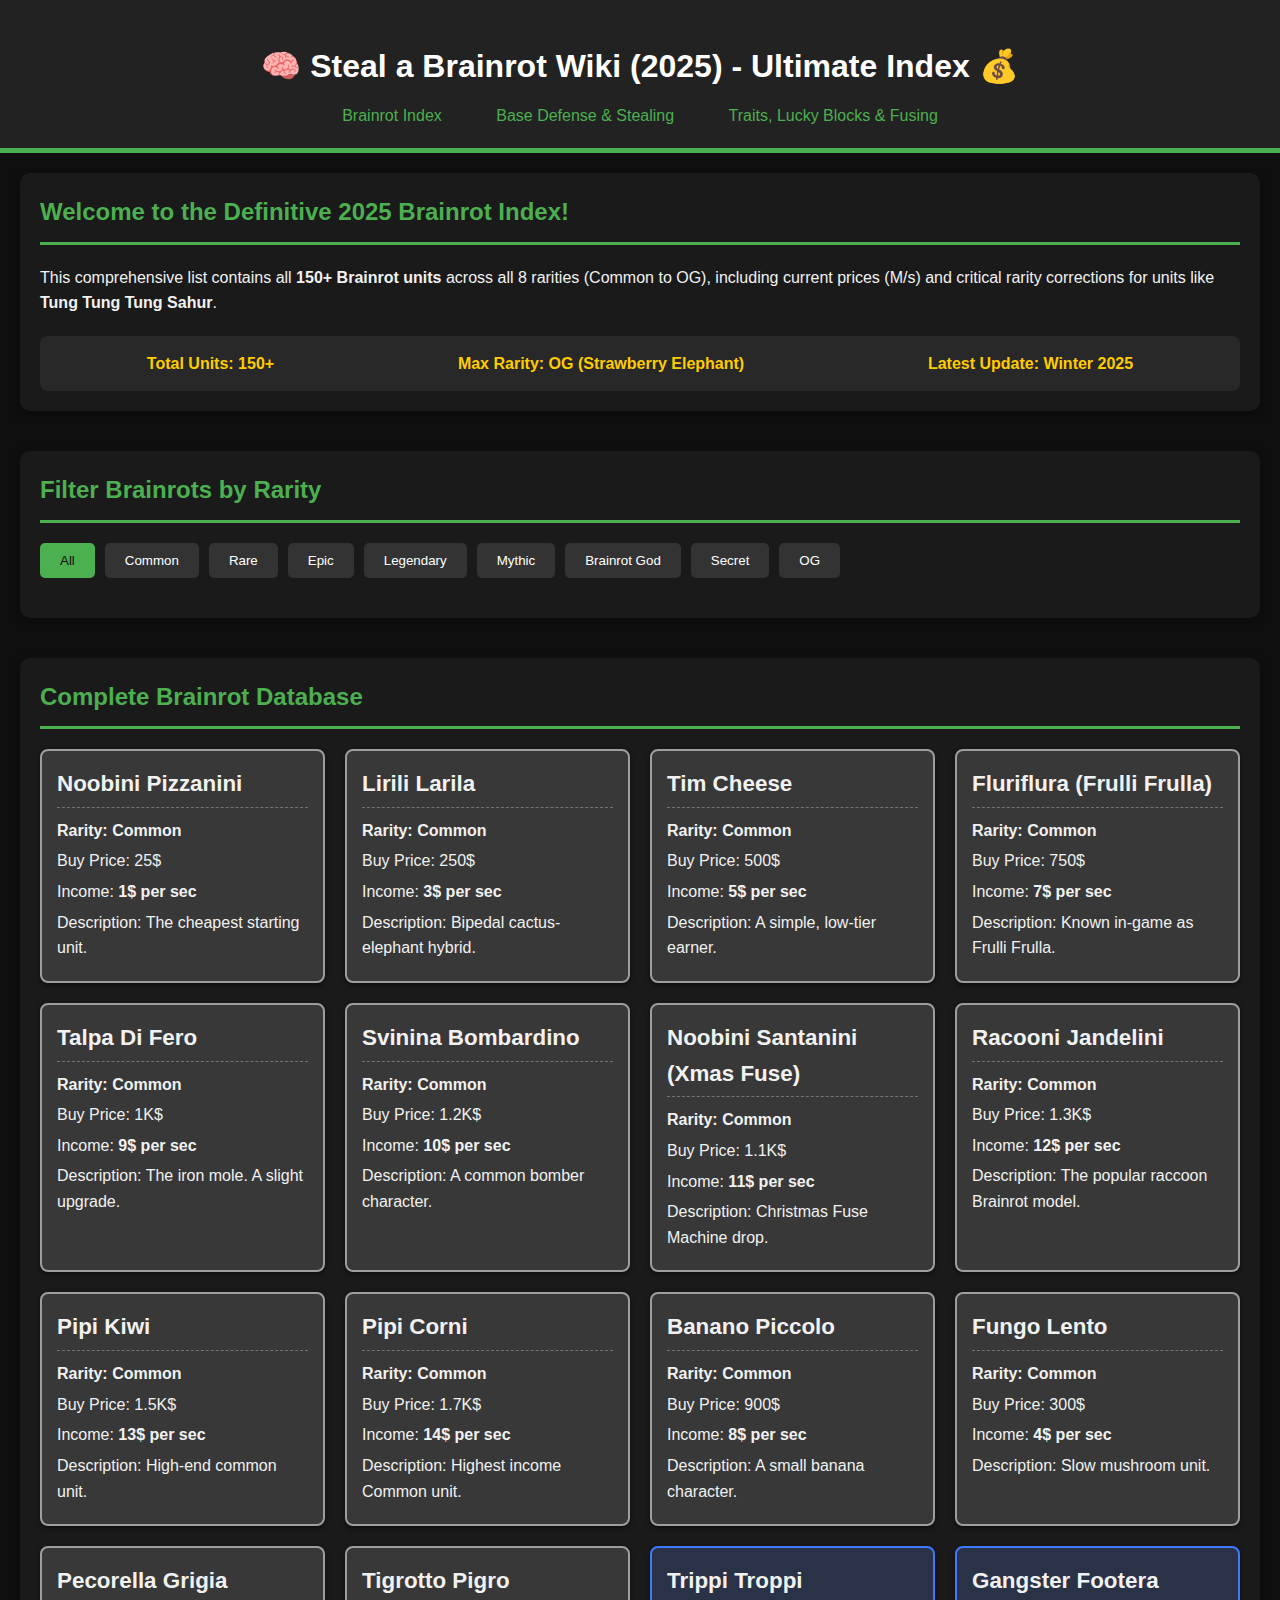
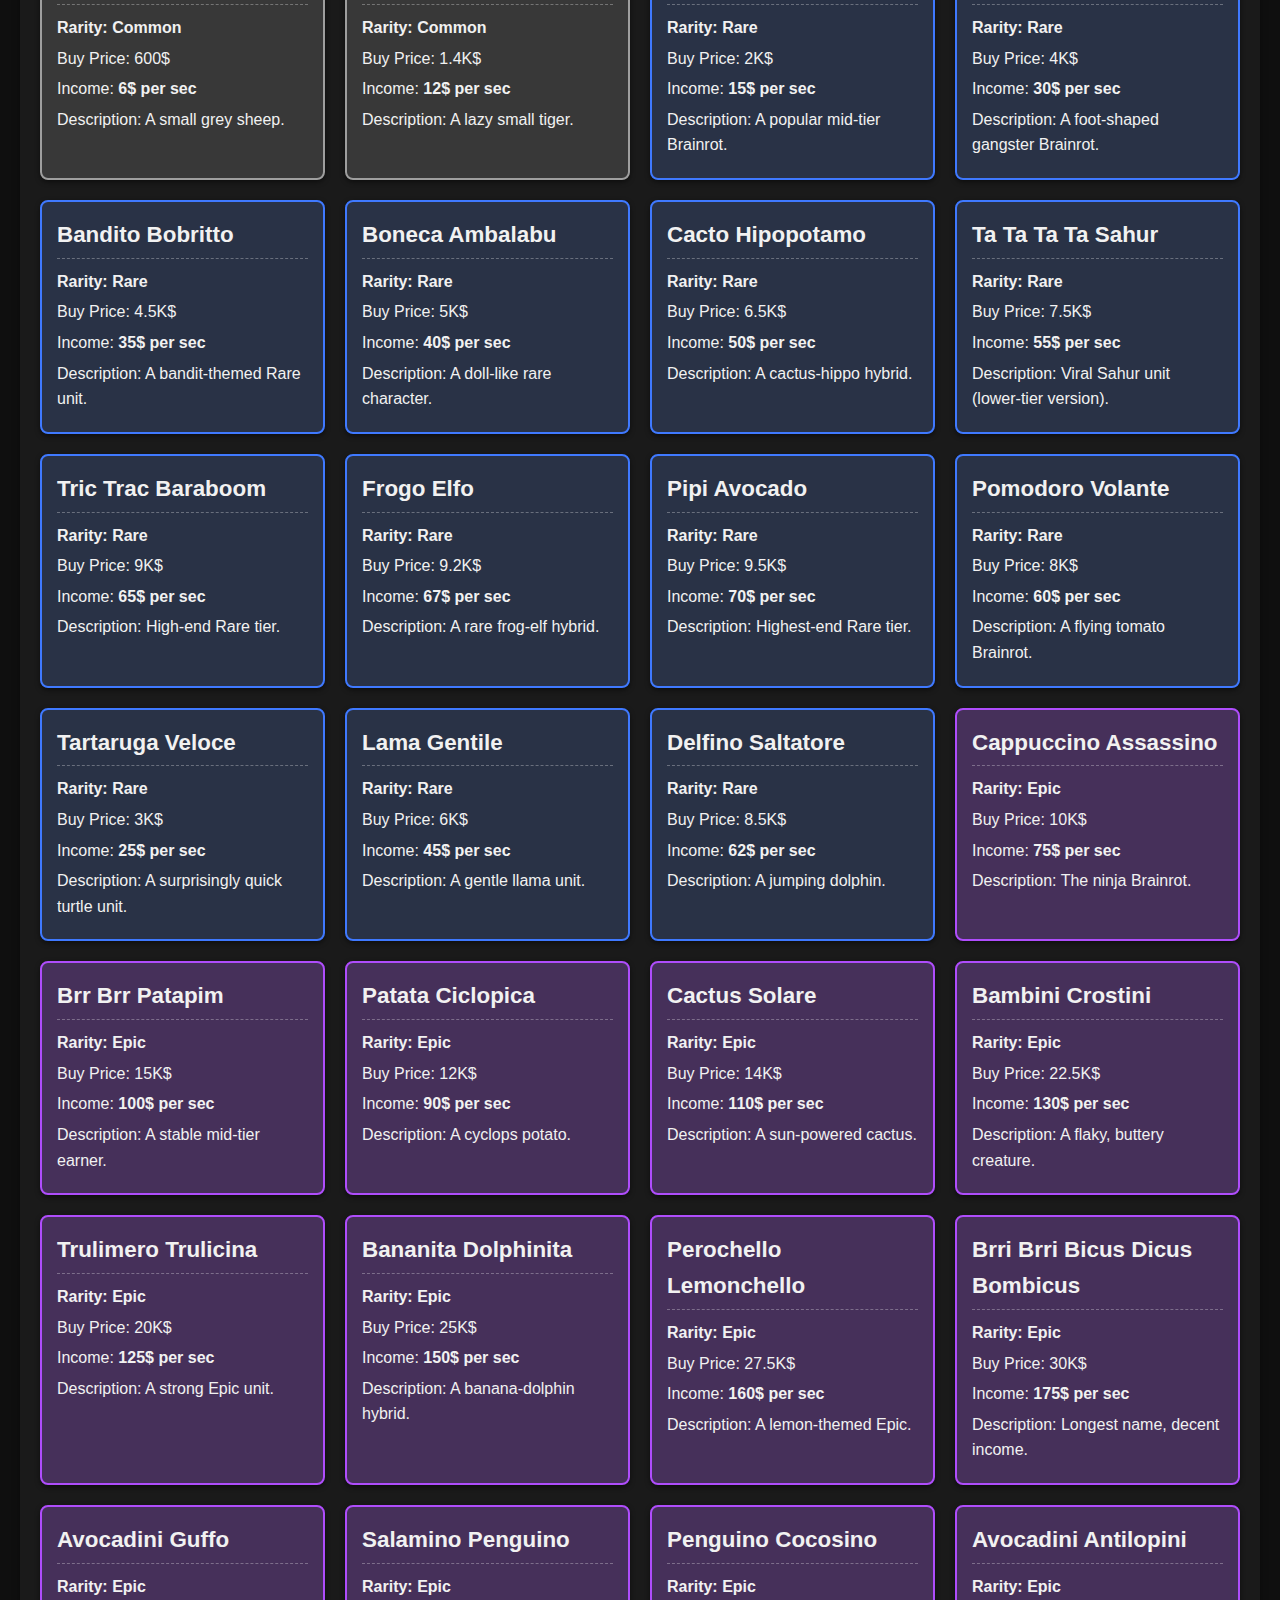
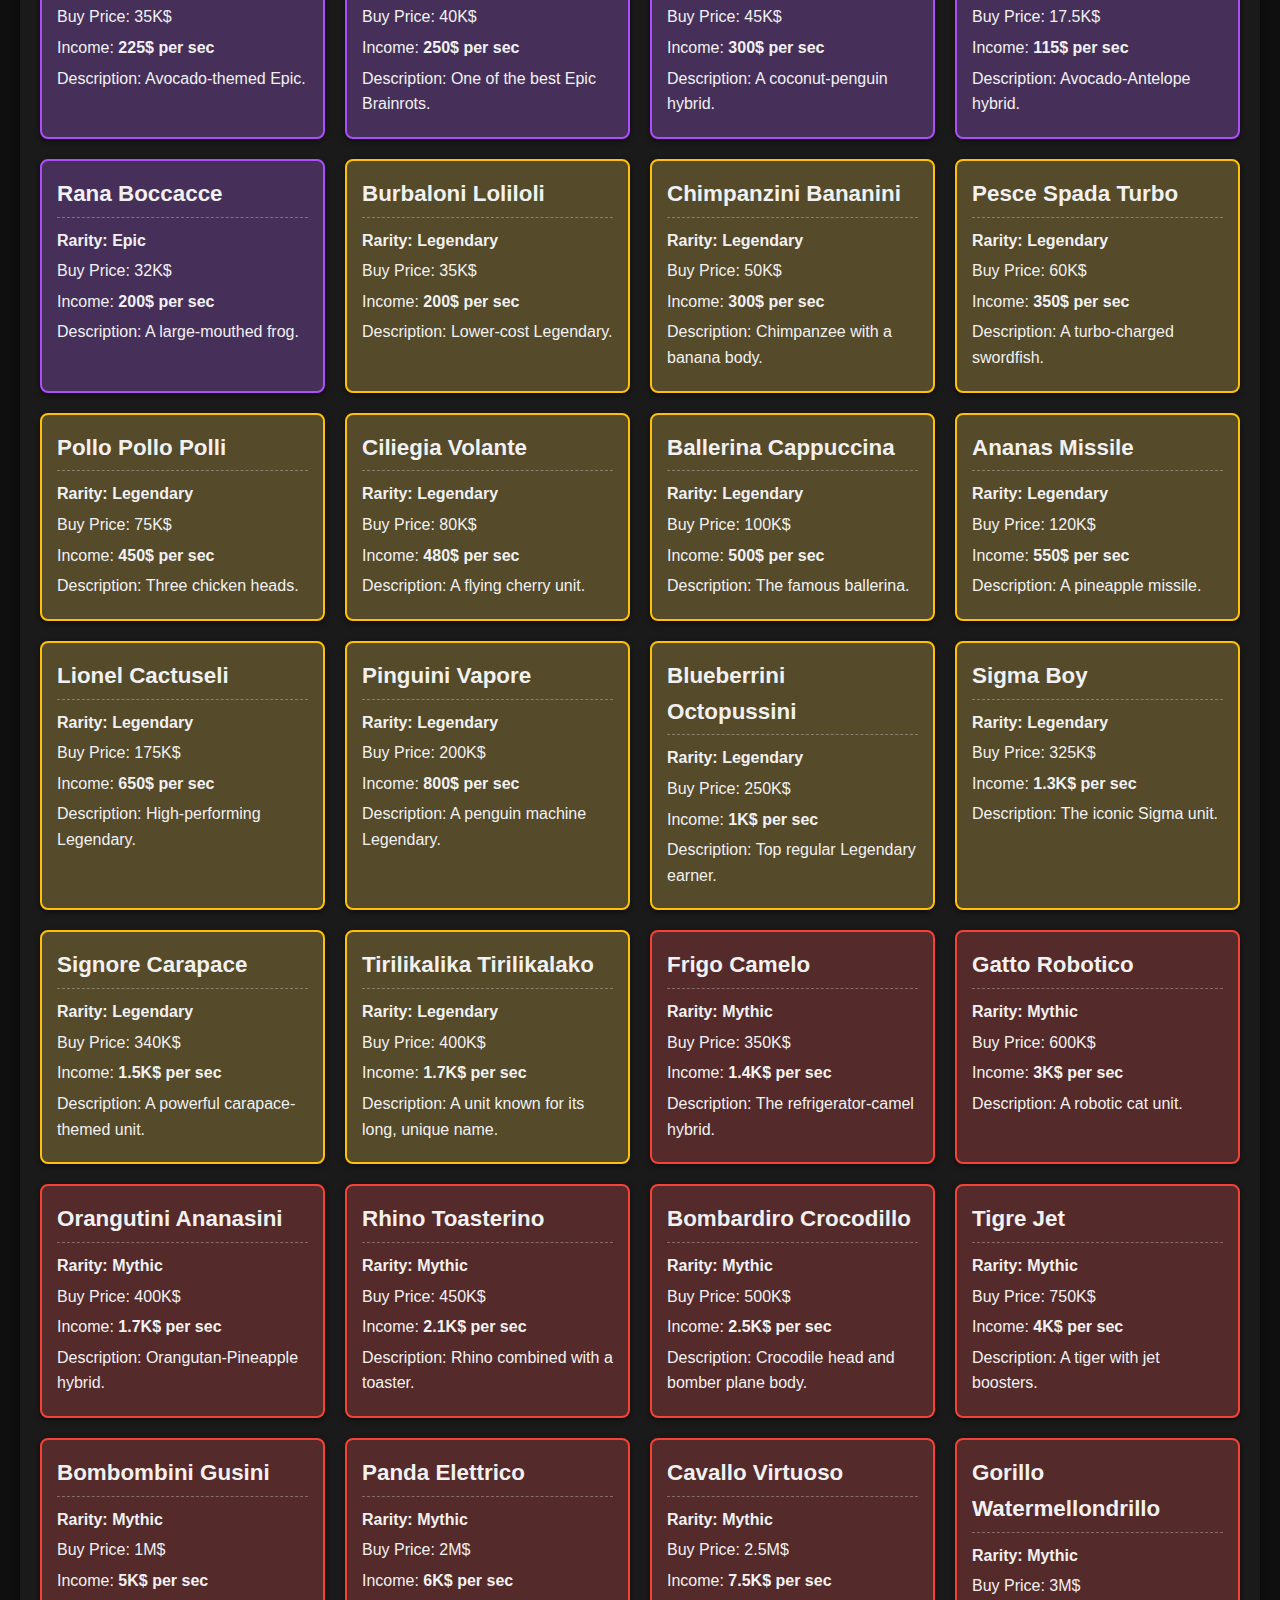
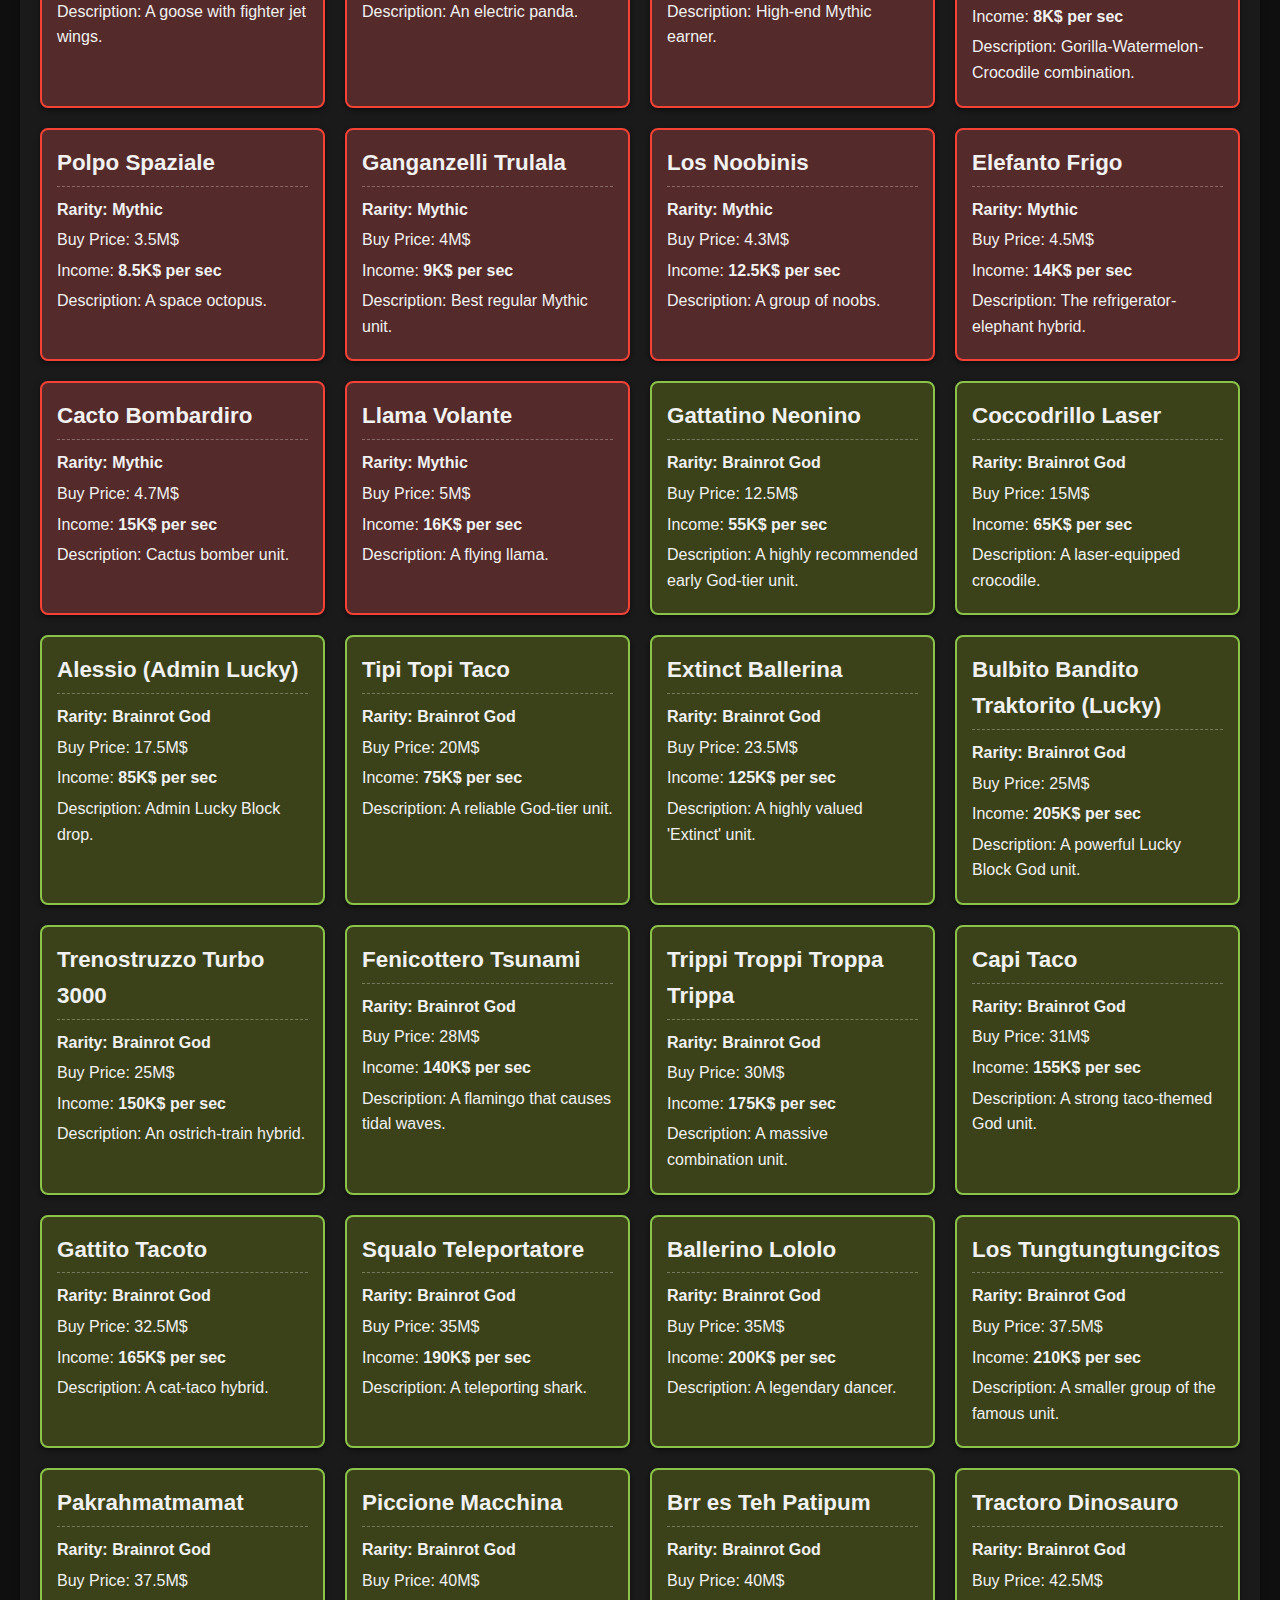
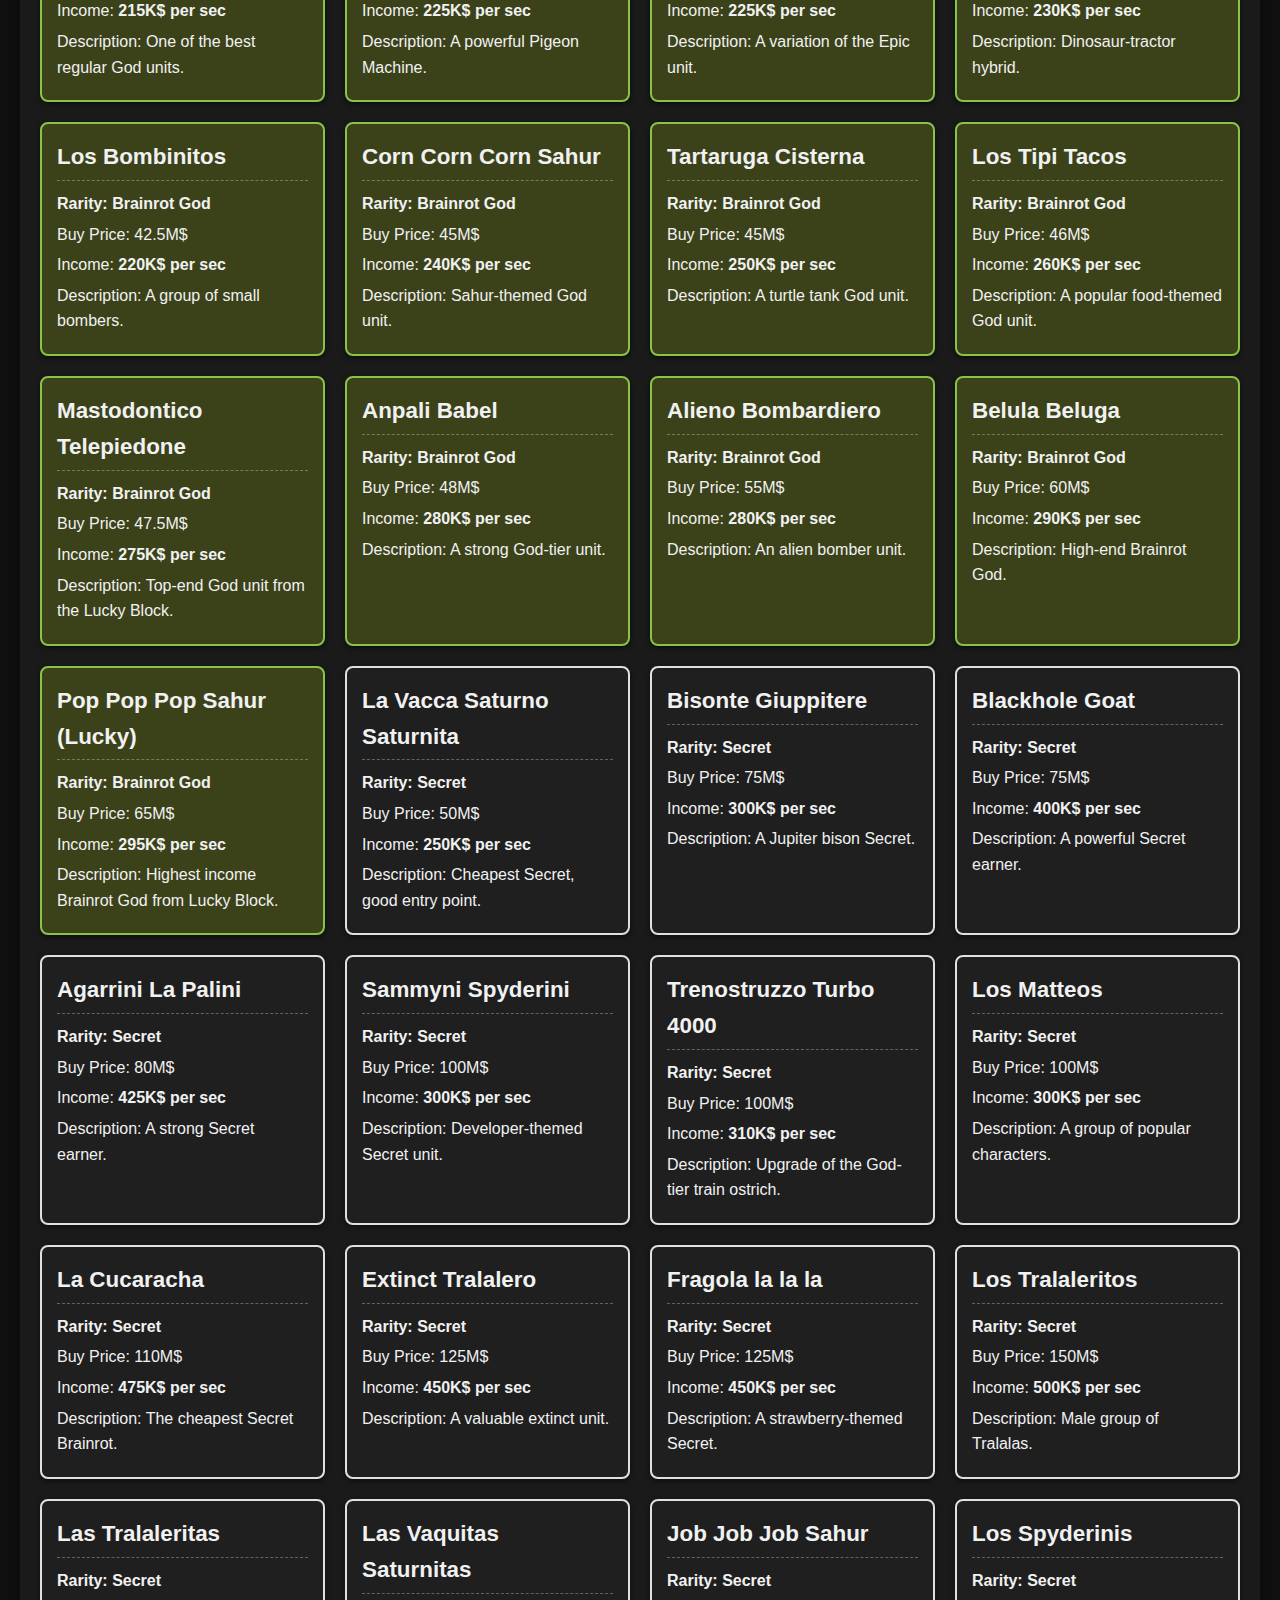
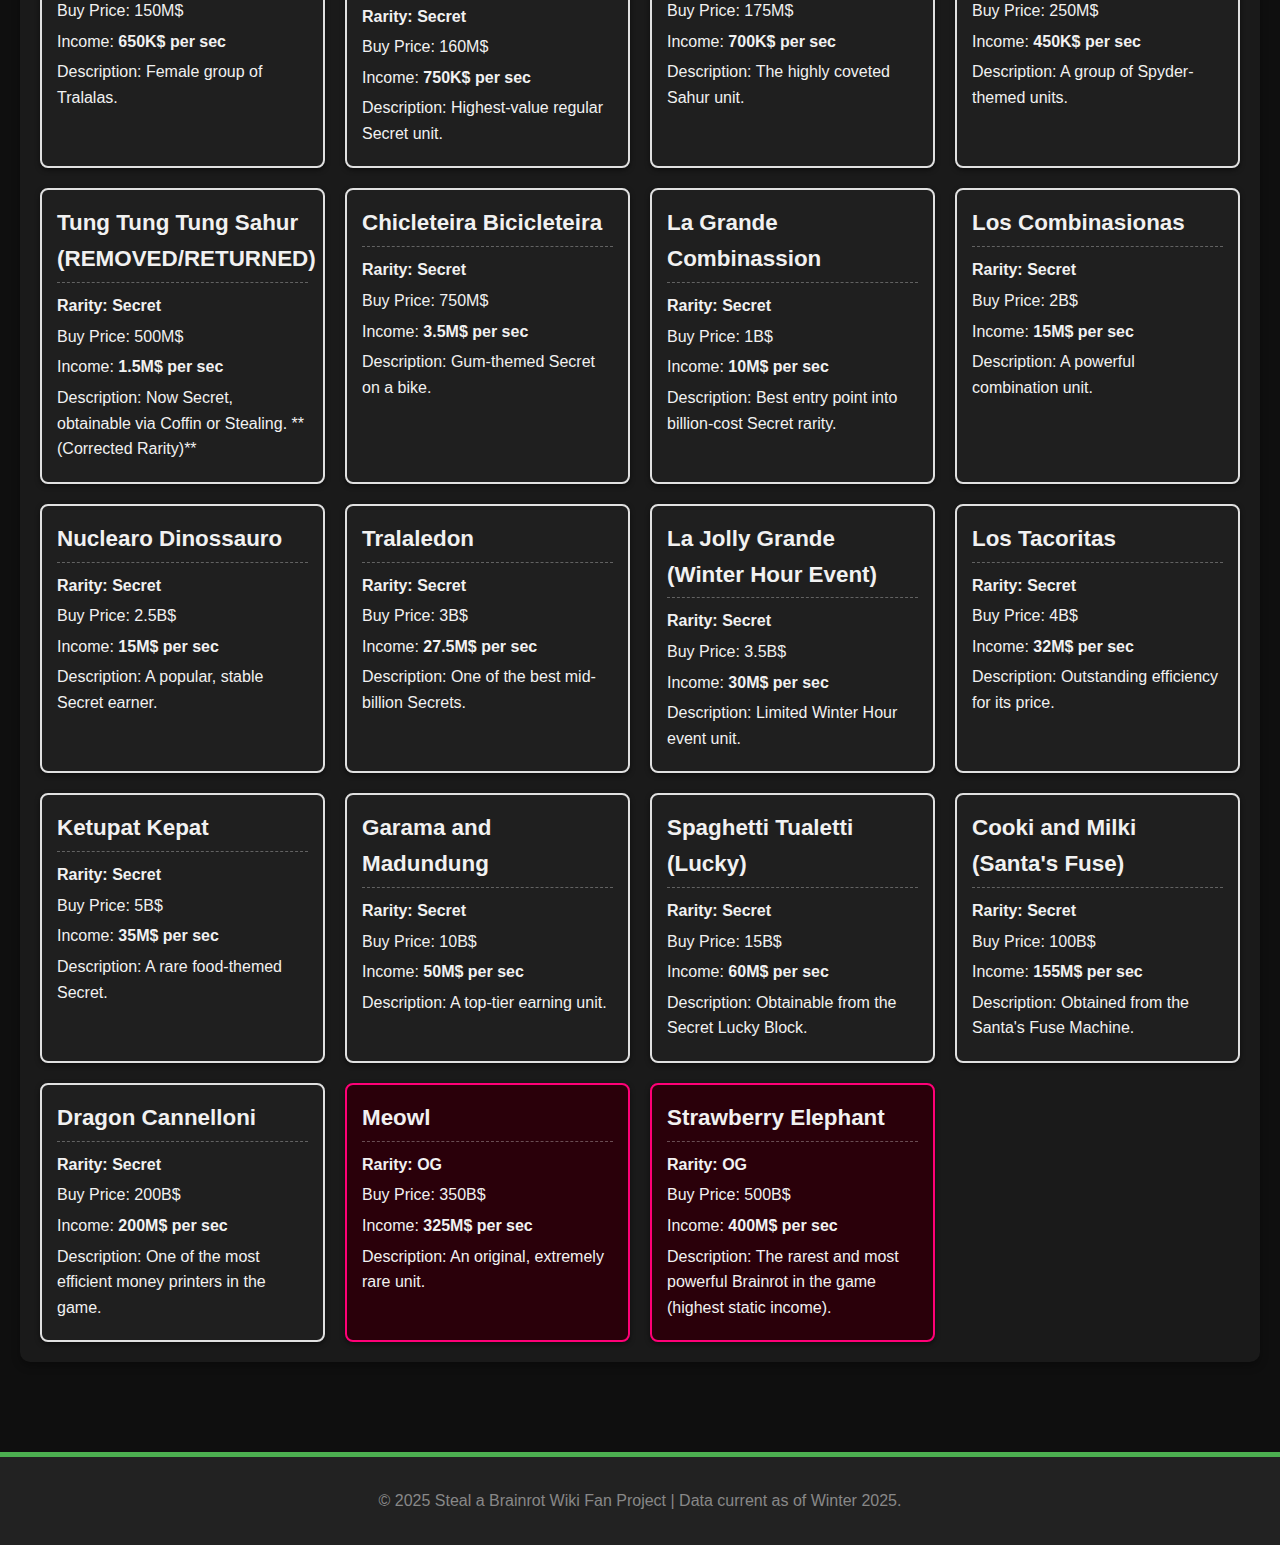
<file: index.html>
<!DOCTYPE html>
<html lang="en">
<head>
    <meta charset="UTF-8">
    <meta name="viewport" content="width=device-width, initial-scale=1.0">
    <title>Definitive Brainrot Index (2025) - Steal a Brainrot Wiki</title>
    <link rel="stylesheet" href="style.css">
    
    <script async src="https://pagead2.googlesyndication.com/pagead/js/adsbygoogle.js?client=ca-pub-3852853118538088" crossorigin="anonymous"></script>
    </head>
<body>

    <header>
        <h1>🧠 Steal a Brainrot Wiki (2025) - Ultimate Index 💰</h1>
        <nav>
            <a href="index.html">Brainrot Index</a>
            <a href="defense_strategies.html">Base Defense & Stealing</a>
            <a href="traits_and_fusing.html">Traits, Lucky Blocks & Fusing</a>
        </nav>
    </header>

    <main>
        
        <section id="wiki-intro">
            <h2>Welcome to the Definitive 2025 Brainrot Index!</h2>
            <p>This comprehensive list contains all <b>150+ Brainrot units</b> across all 8 rarities (Common to OG), including current prices (M/s) and critical rarity corrections for units like <b>Tung Tung Tung Sahur</b>.</p>
            <div class="stats-bar">
                <span class="stat-item">Total Units: 150+</span>
                <span class="stat-item">Max Rarity: OG (Strawberry Elephant)</span>
                <span class="stat-item">Latest Update: Winter 2025</span>
            </div>
        </section>

        <section id="brainrot-filters">
            <h2>Filter Brainrots by Rarity</h2>
            <div class="filter-buttons">
                <button onclick="filterBrainrots('all')" class="active">All</button>
                <button onclick="filterBrainrots('common')">Common</button>
                <button onclick="filterBrainrots('rare')">Rare</button>
                <button onclick="filterBrainrots('epic')">Epic</button>
                <button onclick="filterBrainrots('legendary')">Legendary</button>
                <button onclick="filterBrainrots('mythic')">Mythic</button>
                <button onclick="filterBrainrots('brainrotgod')">Brainrot God</button>
                <button onclick="filterBrainrots('secret')">Secret</button>
                <button onclick="filterBrainrots('og')">OG</button>
            </div>
        </section>

        <section id="brainrot-list-section">
            <h2>Complete Brainrot Database</h2>
            <div id="brainrot-list">
                </div>
        </section>

    </main>

    <footer>
        <p>&copy; 2025 Steal a Brainrot Wiki Fan Project | Data current as of Winter 2025.</p>
    </footer>

    <script src="script.js"></script>
</body>
</html>
</file>
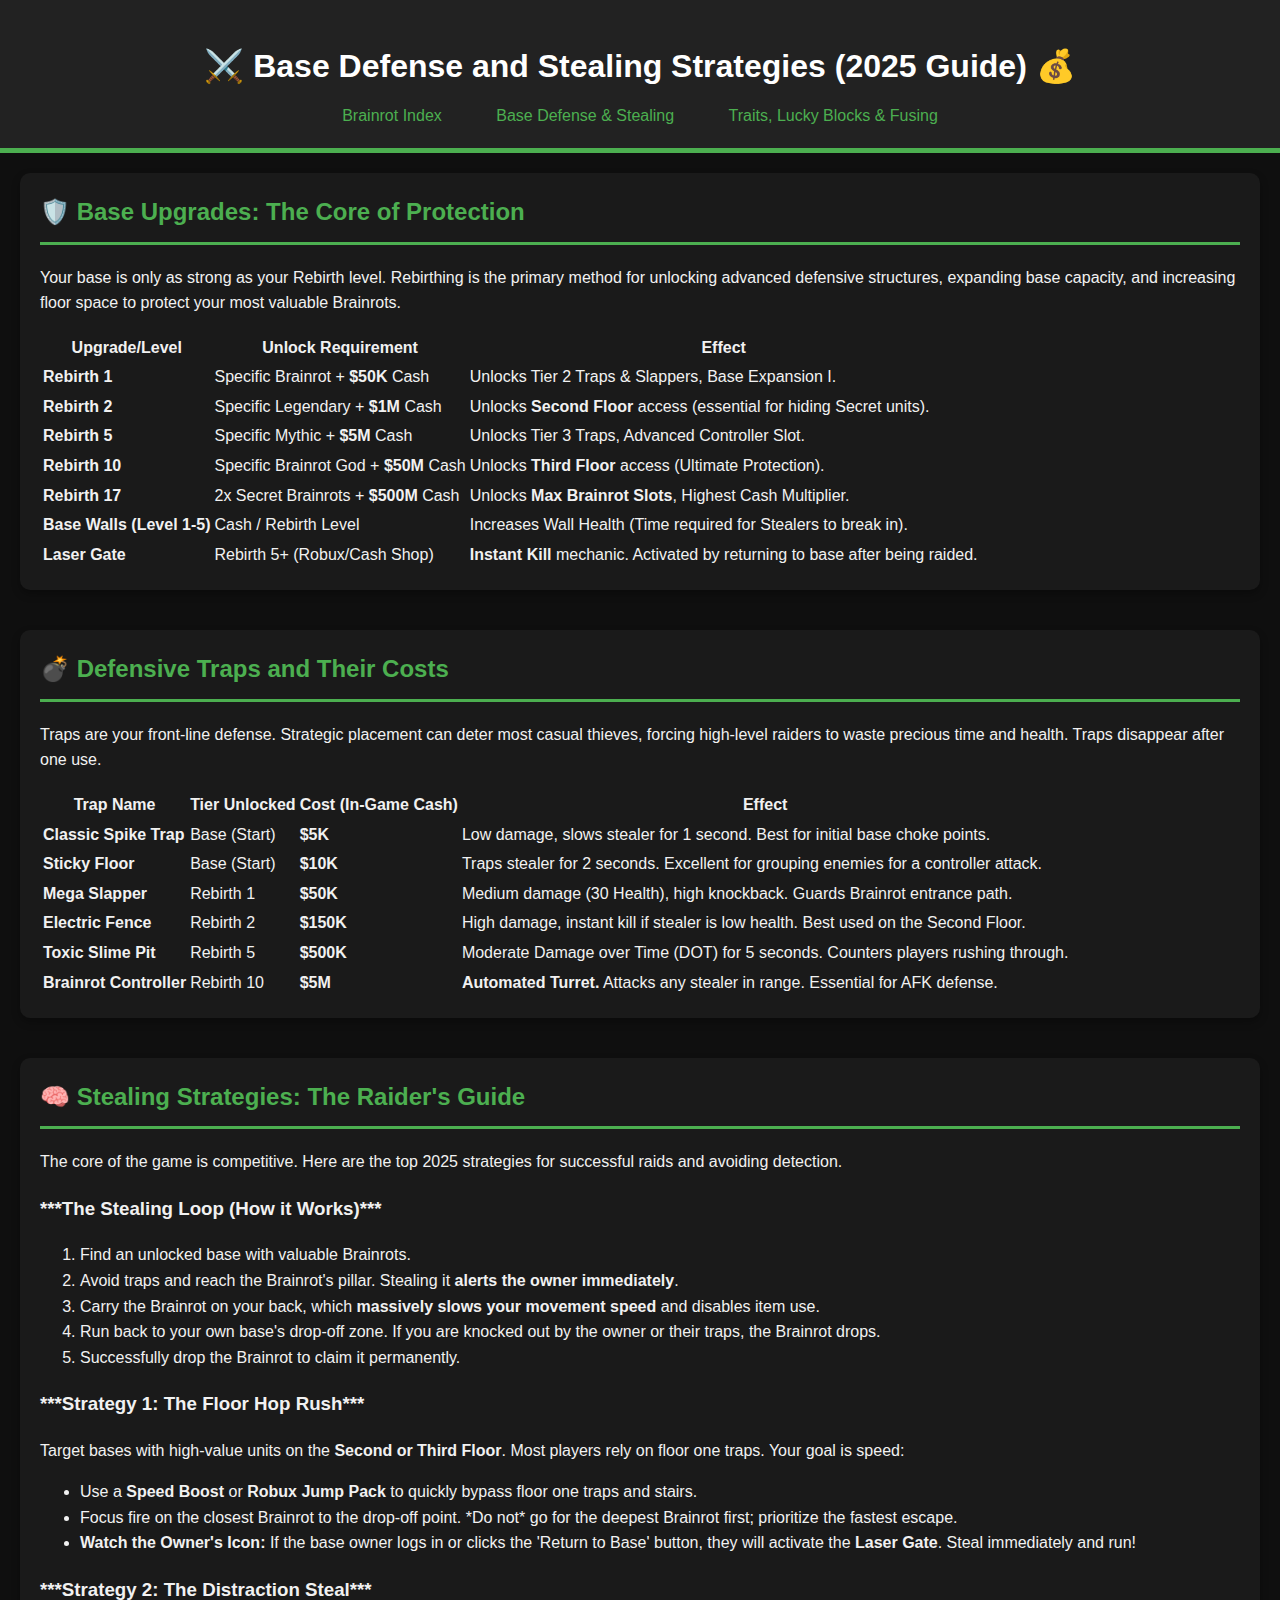
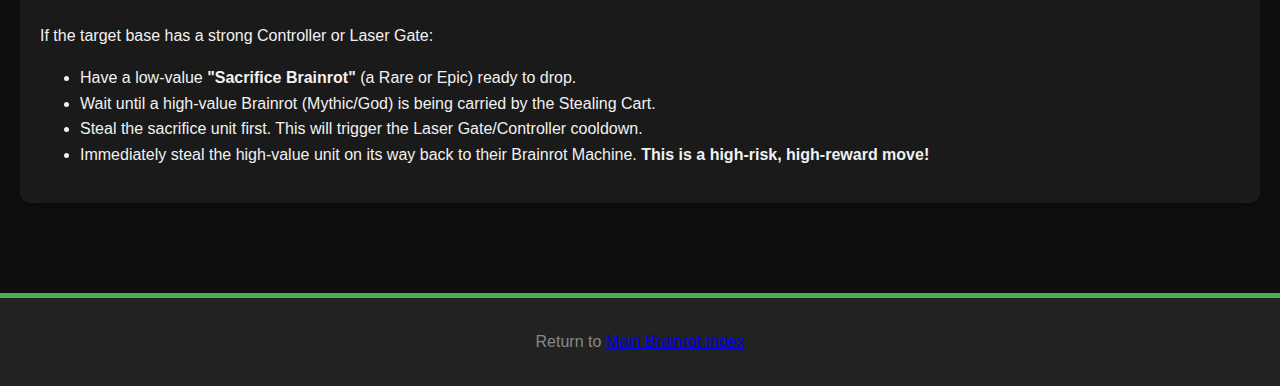
<file: defense_strategies.html>
<!DOCTYPE html>
<html lang="en">
<head>
    <meta charset="UTF-8">
    <meta name="viewport" content="width=device-width, initial-scale=1.0">
    <title>Base Defense & Stealing Strategies - Steal a Brainrot Wiki (2025)</title>
    <link rel="stylesheet" href="style.css">
    </head>
<body>

    <header>
        <h1>⚔️ Base Defense and Stealing Strategies (2025 Guide) 💰</h1>
        <nav>
            <a href="index.html">Brainrot Index</a>
            <a href="defense_strategies.html">Base Defense & Stealing</a>
            <a href="traits_and_fusing.html">Traits, Lucky Blocks & Fusing</a>
        </nav>
    </header>

    <main>
        
        <section>
            <h2>🛡️ Base Upgrades: The Core of Protection</h2>
            <p>Your base is only as strong as your Rebirth level. Rebirthing is the primary method for unlocking advanced defensive structures, expanding base capacity, and increasing floor space to protect your most valuable Brainrots.</p>

            <table id="rebirth-upgrades">
                <thead>
                    <tr>
                        <th>Upgrade/Level</th>
                        <th>Unlock Requirement</th>
                        <th>Effect</th>
                    </tr>
                </thead>
                <tbody>
                    <tr>
                        <td><b>Rebirth 1</b></td>
                        <td>Specific Brainrot + <b>$50K</b> Cash</td>
                        <td>Unlocks Tier 2 Traps & Slappers, Base Expansion I.</td>
                    </tr>
                    <tr>
                        <td><b>Rebirth 2</b></td>
                        <td>Specific Legendary + <b>$1M</b> Cash</td>
                        <td>Unlocks <b>Second Floor</b> access (essential for hiding Secret units).</td>
                    </tr>
                    <tr>
                        <td><b>Rebirth 5</b></td>
                        <td>Specific Mythic + <b>$5M</b> Cash</td>
                        <td>Unlocks Tier 3 Traps, Advanced Controller Slot.</td>
                    </tr>
                    <tr>
                        <td><b>Rebirth 10</b></td>
                        <td>Specific Brainrot God + <b>$50M</b> Cash</td>
                        <td>Unlocks <b>Third Floor</b> access (Ultimate Protection).</td>
                    </tr>
                    <tr>
                        <td><b>Rebirth 17</b></td>
                        <td>2x Secret Brainrots + <b>$500M</b> Cash</td>
                        <td>Unlocks <b>Max Brainrot Slots</b>, Highest Cash Multiplier.</td>
                    </tr>
                    <tr>
                        <td><b>Base Walls (Level 1-5)</b></td>
                        <td>Cash / Rebirth Level</td>
                        <td>Increases Wall Health (Time required for Stealers to break in).</td>
                    </tr>
                    <tr>
                        <td><b>Laser Gate</b></td>
                        <td>Rebirth 5+ (Robux/Cash Shop)</td>
                        <td><b>Instant Kill</b> mechanic. Activated by returning to base after being raided.</td>
                    </tr>
                </tbody>
            </table>
        </section>

        <section>
            <h2>💣 Defensive Traps and Their Costs</h2>
            <p>Traps are your front-line defense. Strategic placement can deter most casual thieves, forcing high-level raiders to waste precious time and health. Traps disappear after one use.</p>

            <table id="defensive-traps">
                <thead>
                    <tr>
                        <th>Trap Name</th>
                        <th>Tier Unlocked</th>
                        <th>Cost (In-Game Cash)</th>
                        <th>Effect</th>
                    </tr>
                </thead>
                <tbody>
                    <tr>
                        <td><b>Classic Spike Trap</b></td>
                        <td>Base (Start)</td>
                        <td><b>$5K</b></td>
                        <td>Low damage, slows stealer for 1 second. Best for initial base choke points.</td>
                    </tr>
                    <tr>
                        <td><b>Sticky Floor</b></td>
                        <td>Base (Start)</td>
                        <td><b>$10K</b></td>
                        <td>Traps stealer for 2 seconds. Excellent for grouping enemies for a controller attack.</td>
                    </tr>
                    <tr>
                        <td><b>Mega Slapper</b></td>
                        <td>Rebirth 1</td>
                        <td><b>$50K</b></td>
                        <td>Medium damage (30 Health), high knockback. Guards Brainrot entrance path.</td>
                    </tr>
                    <tr>
                        <td><b>Electric Fence</b></td>
                        <td>Rebirth 2</td>
                        <td><b>$150K</b></td>
                        <td>High damage, instant kill if stealer is low health. Best used on the Second Floor.</td>
                    </tr>
                    <tr>
                        <td><b>Toxic Slime Pit</b></td>
                        <td>Rebirth 5</td>
                        <td><b>$500K</b></td>
                        <td>Moderate Damage over Time (DOT) for 5 seconds. Counters players rushing through.</td>
                    </tr>
                    <tr>
                        <td><b>Brainrot Controller</b></td>
                        <td>Rebirth 10</td>
                        <td><b>$5M</b></td>
                        <td><b>Automated Turret.</b> Attacks any stealer in range. Essential for AFK defense.</td>
                    </tr>
                </tbody>
            </table>
        </section>

        <section>
            <h2>🧠 Stealing Strategies: The Raider's Guide</h2>
            <p>The core of the game is competitive. Here are the top 2025 strategies for successful raids and avoiding detection.</p>
            
            <h3>***The Stealing Loop (How it Works)***</h3>
            <ol>
                <li>Find an unlocked base with valuable Brainrots.</li>
                <li>Avoid traps and reach the Brainrot's pillar. Stealing it <b>alerts the owner immediately</b>.</li>
                <li>Carry the Brainrot on your back, which <b>massively slows your movement speed</b> and disables item use.</li>
                <li>Run back to your own base's drop-off zone. If you are knocked out by the owner or their traps, the Brainrot drops.</li>
                <li>Successfully drop the Brainrot to claim it permanently.</li>
            </ol>

            <h3>***Strategy 1: The Floor Hop Rush***</h3>
            <p>Target bases with high-value units on the <b>Second or Third Floor</b>. Most players rely on floor one traps. Your goal is speed:</p>
            <ul>
                <li>Use a <b>Speed Boost</b> or <b>Robux Jump Pack</b> to quickly bypass floor one traps and stairs.</li>
                <li>Focus fire on the closest Brainrot to the drop-off point. *Do not* go for the deepest Brainrot first; prioritize the fastest escape.</li>
                <li><b>Watch the Owner's Icon:</b> If the base owner logs in or clicks the 'Return to Base' button, they will activate the <b>Laser Gate</b>. Steal immediately and run!</li>
            </ul>

            <h3>***Strategy 2: The Distraction Steal***</h3>
            <p>If the target base has a strong Controller or Laser Gate:</p>
            <ul>
                <li>Have a low-value <b>"Sacrifice Brainrot"</b> (a Rare or Epic) ready to drop.</li>
                <li>Wait until a high-value Brainrot (Mythic/God) is being carried by the Stealing Cart.</li>
                <li>Steal the sacrifice unit first. This will trigger the Laser Gate/Controller cooldown.</li>
                <li>Immediately steal the high-value unit on its way back to their Brainrot Machine. <b>This is a high-risk, high-reward move!</b></li>
            </ul>
        </section>

    </main>
    
    <footer>
        <p>Return to <a href="index.html">Main Brainrot Index</a></p>
    </footer>

</body>
</html>
</file>
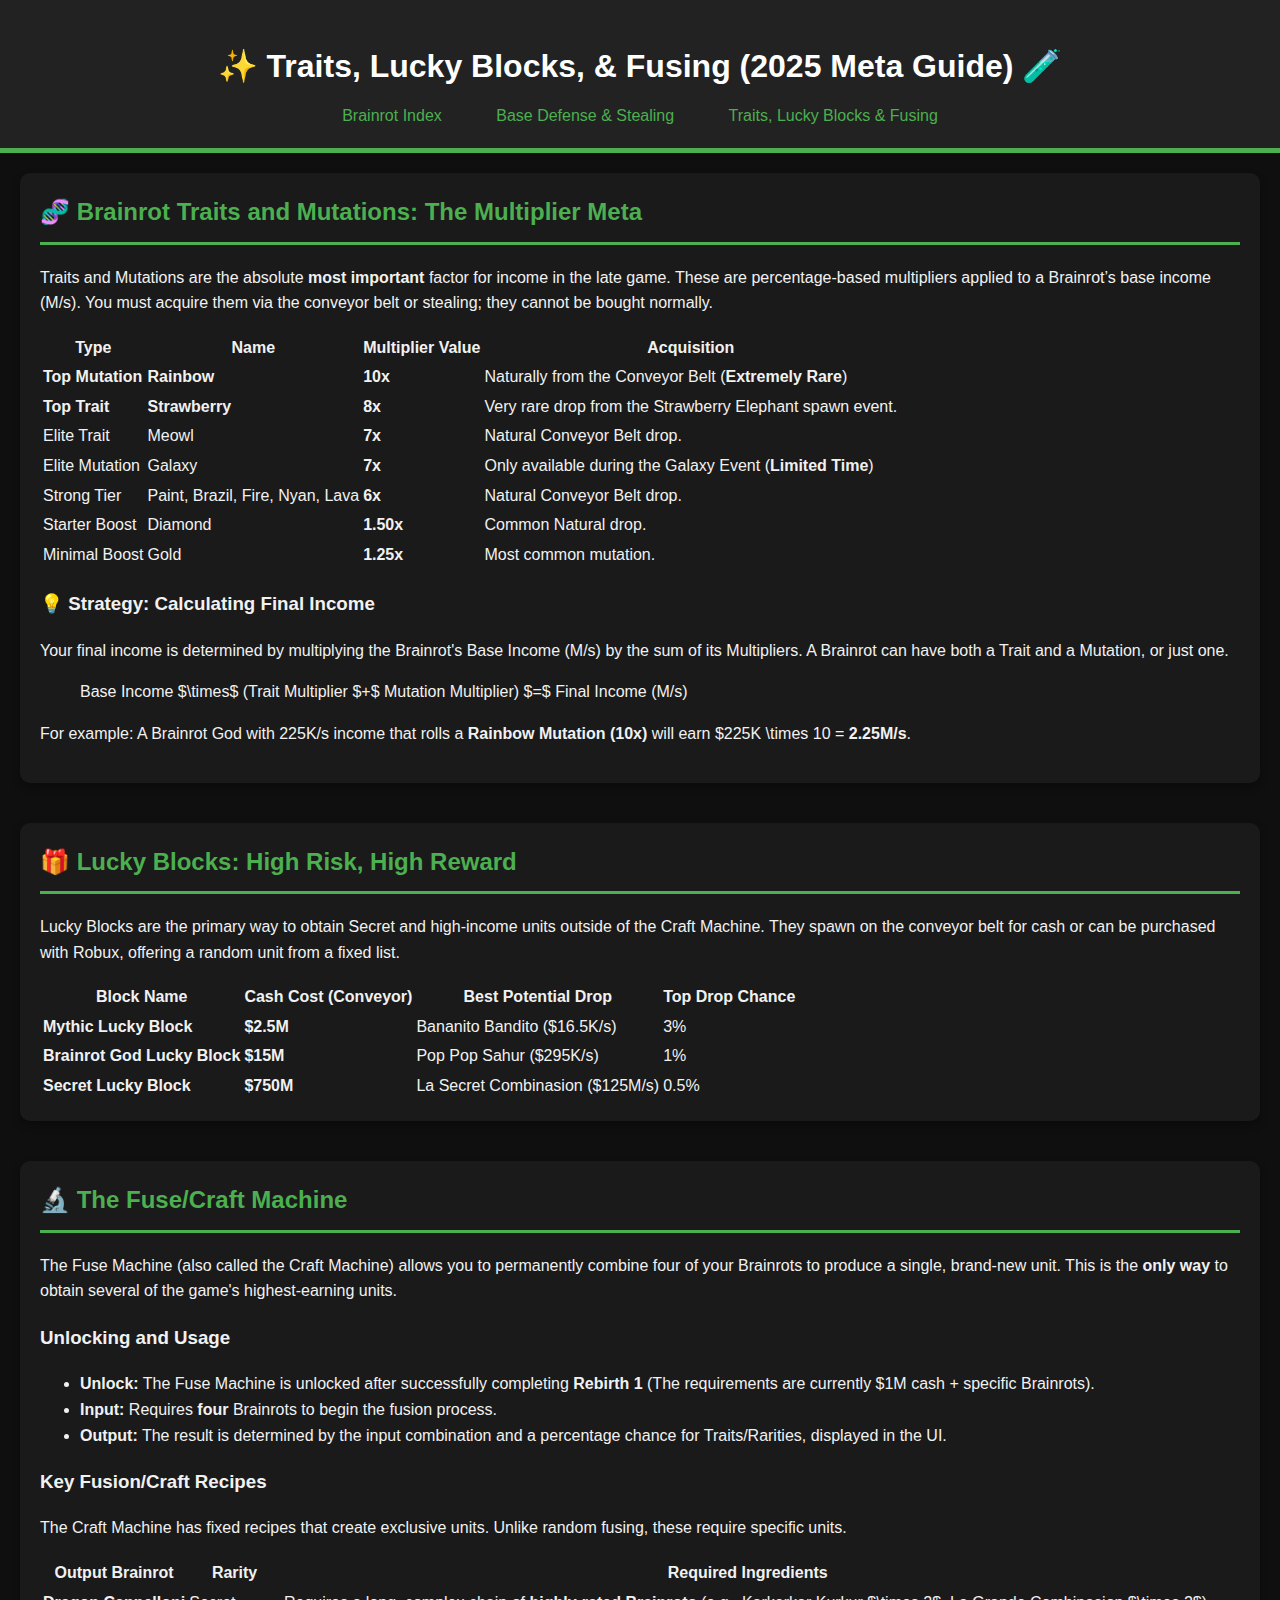
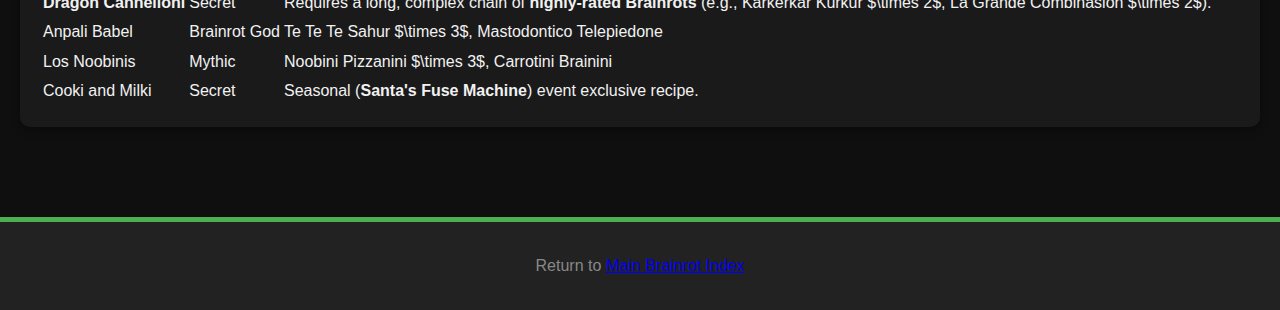
<file: traits_and_fusing.html>
<!DOCTYPE html>
<html lang="en">
<head>
    <meta charset="UTF-8">
    <meta name="viewport" content="width=device-width, initial-scale=1.0">
    <title>Traits, Lucky Blocks, & Fusing - Steal a Brainrot Wiki (2025)</title>
    <link rel="stylesheet" href="style.css">
    
    <script async src="https://pagead2.googlesyndication.com/pagead/js/adsbygoogle.js?client=ca-pub-3852853118538088" crossorigin="anonymous"></script>
    </head>
<body>

    <header>
        <h1>✨ Traits, Lucky Blocks, & Fusing (2025 Meta Guide) 🧪</h1>
        <nav>
            <a href="index.html">Brainrot Index</a>
            <a href="defense_strategies.html">Base Defense & Stealing</a>
            <a href="traits_and_fusing.html">Traits, Lucky Blocks & Fusing</a>
        </nav>
    </header>

    <main>
        
        <section>
            <h2>🧬 Brainrot Traits and Mutations: The Multiplier Meta</h2>
            <p>Traits and Mutations are the absolute <b>most important</b> factor for income in the late game. These are percentage-based multipliers applied to a Brainrot’s base income (M/s). You must acquire them via the conveyor belt or stealing; they cannot be bought normally.</p>

            <table id="top-multipliers">
                <thead>
                    <tr>
                        <th>Type</th>
                        <th>Name</th>
                        <th>Multiplier Value</th>
                        <th>Acquisition</th>
                    </tr>
                </thead>
                <tbody>
                    <tr>
                        <td><b>Top Mutation</b></td>
                        <td><b>Rainbow</b></td>
                        <td><b>10x</b></td>
                        <td>Naturally from the Conveyor Belt (<b>Extremely Rare</b>)</td>
                    </tr>
                    <tr>
                        <td><b>Top Trait</b></td>
                        <td><b>Strawberry</b></td>
                        <td><b>8x</b></td>
                        <td>Very rare drop from the Strawberry Elephant spawn event.</td>
                    </tr>
                    <tr>
                        <td>Elite Trait</td>
                        <td>Meowl</td>
                        <td><b>7x</b></td>
                        <td>Natural Conveyor Belt drop.</td>
                    </tr>
                    <tr>
                        <td>Elite Mutation</td>
                        <td>Galaxy</td>
                        <td><b>7x</b></td>
                        <td>Only available during the Galaxy Event (<b>Limited Time</b>)</td>
                    </tr>
                    <tr>
                        <td>Strong Tier</td>
                        <td>Paint, Brazil, Fire, Nyan, Lava</td>
                        <td><b>6x</b></td>
                        <td>Natural Conveyor Belt drop.</td>
                    </tr>
                    <tr>
                        <td>Starter Boost</td>
                        <td>Diamond</td>
                        <td><b>1.50x</b></td>
                        <td>Common Natural drop.</td>
                    </tr>
                    <tr>
                        <td>Minimal Boost</td>
                        <td>Gold</td>
                        <td><b>1.25x</b></td>
                        <td>Most common mutation.</td>
                    </tr>
                </tbody>
            </table>

            <h3>💡 Strategy: Calculating Final Income</h3>
            <p>Your final income is determined by multiplying the Brainrot's Base Income (M/s) by the sum of its Multipliers. A Brainrot can have both a Trait and a Mutation, or just one.</p>
            <blockquote class="calculation">
                Base Income $\times$ (Trait Multiplier $+$ Mutation Multiplier) $=$ Final Income (M/s)
            </blockquote>
            <p>For example: A Brainrot God with 225K/s income that rolls a <b>Rainbow Mutation (10x)</b> will earn $225K \times 10 = <b>2.25M/s</b>.</p>
        </section>

        <section>
            <h2>🎁 Lucky Blocks: High Risk, High Reward</h2>
            <p>Lucky Blocks are the primary way to obtain Secret and high-income units outside of the Craft Machine. They spawn on the conveyor belt for cash or can be purchased with Robux, offering a random unit from a fixed list.</p>

            <table id="lucky-blocks">
                <thead>
                    <tr>
                        <th>Block Name</th>
                        <th>Cash Cost (Conveyor)</th>
                        <th>Best Potential Drop</th>
                        <th>Top Drop Chance</th>
                    </tr>
                </thead>
                <tbody>
                    <tr>
                        <td><b>Mythic Lucky Block</b></td>
                        <td><b>$2.5M</b></td>
                        <td>Bananito Bandito ($16.5K/s)</td>
                        <td>3%</td>
                    </tr>
                    <tr>
                        <td><b>Brainrot God Lucky Block</b></td>
                        <td><b>$15M</b></td>
                        <td>Pop Pop Sahur ($295K/s)</td>
                        <td>1%</td>
                    </tr>
                    <tr>
                        <td><b>Secret Lucky Block</b></td>
                        <td><b>$750M</b></td>
                        <td>La Secret Combinasion ($125M/s)</td>
                        <td>0.5%</td>
                    </tr>
                </tbody>
            </table>
        </section>

        <section>
            <h2>🔬 The Fuse/Craft Machine</h2>
            <p>The Fuse Machine (also called the Craft Machine) allows you to permanently combine four of your Brainrots to produce a single, brand-new unit. This is the <b>only way</b> to obtain several of the game's highest-earning units.</p>
            
            <h3>Unlocking and Usage</h3>
            <ul>
                <li><b>Unlock:</b> The Fuse Machine is unlocked after successfully completing <b>Rebirth 1</b> (The requirements are currently $1M cash + specific Brainrots).</li>
                <li><b>Input:</b> Requires <b>four</b> Brainrots to begin the fusion process.</li>
                <li><b>Output:</b> The result is determined by the input combination and a percentage chance for Traits/Rarities, displayed in the UI.</li>
            </ul>

            <h3>Key Fusion/Craft Recipes</h3>
            <p>The Craft Machine has fixed recipes that create exclusive units. Unlike random fusing, these require specific units.</p>
            
            <table id="craft-recipes">
                <thead>
                    <tr>
                        <th>Output Brainrot</th>
                        <th>Rarity</th>
                        <th>Required Ingredients</th>
                    </tr>
                </thead>
                <tbody>
                    <tr>
                        <td><b>Dragon Cannelloni</b></td>
                        <td>Secret</td>
                        <td>Requires a long, complex chain of <b>highly-rated Brainrots</b> (e.g., Karkerkar Kurkur $\times 2$, La Grande Combinasion $\times 2$).</td>
                    </tr>
                    <tr>
                        <td>Anpali Babel</td>
                        <td>Brainrot God</td>
                        <td>Te Te Te Sahur $\times 3$, Mastodontico Telepiedone</td>
                    </tr>
                    <tr>
                        <td>Los Noobinis</td>
                        <td>Mythic</td>
                        <td>Noobini Pizzanini $\times 3$, Carrotini Brainini</td>
                    </tr>
                    <tr>
                        <td>Cooki and Milki</td>
                        <td>Secret</td>
                        <td>Seasonal (<b>Santa's Fuse Machine</b>) event exclusive recipe.</td>
                    </tr>
                </tbody>
            </table>
        </section>

    </main>
    
    <footer>
        <p>Return to <a href="index.html">Main Brainrot Index</a></p>
    </footer>

</body>
</html>
</file>
<file: style.css>
/* Base Styling */
body {
    font-family: 'Segoe UI', Tahoma, Geneva, Verdana, sans-serif;
    background-color: #0f0f0f;
    color: #f1f1f1;
    margin: 0;
    padding: 0;
    line-height: 1.6;
}

header {
    background-color: #222;
    padding: 20px;
    text-align: center;
    border-bottom: 5px solid #4CAF50;
}

header h1 {
    color: #fff;
    margin-bottom: 10px;
}

nav {
    margin-top: 10px;
}

nav a {
    color: #4CAF50;
    text-decoration: none;
    margin: 0 15px;
    padding: 5px 10px;
    border-radius: 5px;
    transition: background-color 0.3s;
}

nav a:hover {
    background-color: #4CAF50;
    color: #111;
}

main {
    padding: 20px;
    max-width: 1400px;
    margin: 0 auto;
}

section {
    margin-bottom: 40px;
    padding: 20px;
    background-color: #1a1a1a;
    border-radius: 10px;
    box-shadow: 0 4px 8px rgba(0, 0, 0, 0.3);
}

h2 {
    border-bottom: 3px solid #4CAF50;
    padding-bottom: 10px;
    color: #4CAF50;
    margin-top: 0;
}

/* Stats Bar Styling */
.stats-bar {
    display: flex;
    justify-content: space-around;
    padding: 15px;
    background-color: #282828;
    border-radius: 8px;
    margin-top: 20px;
}
.stat-item {
    font-weight: bold;
    color: #ffcc00;
}

/* Filter Buttons */
.filter-buttons {
    display: flex;
    flex-wrap: wrap;
    gap: 10px;
    margin-bottom: 20px;
}

.filter-buttons button {
    padding: 10px 20px;
    border: none;
    border-radius: 5px;
    cursor: pointer;
    background-color: #333;
    color: #fff;
    transition: background-color 0.3s, transform 0.1s;
}

.filter-buttons button:hover, .filter-buttons button.active {
    background-color: #4CAF50;
    color: #111;
}

/* Brainrot List Grid */
#brainrot-list {
    display: grid;
    grid-template-columns: repeat(auto-fill, minmax(280px, 1fr));
    gap: 20px;
}

/* Brainrot Card Styling */
.brainrot-card {
    padding: 15px;
    border-radius: 8px;
    box-shadow: 0 2px 5px rgba(0, 0, 0, 0.5);
    transition: transform 0.2s, box-shadow 0.2s;
}

.brainrot-card:hover {
    transform: translateY(-5px);
    box-shadow: 0 10px 20px rgba(0, 0, 0, 0.5);
}

.brainrot-card h3 {
    margin-top: 0;
    margin-bottom: 10px;
    font-size: 1.4em;
    border-bottom: 1px dashed rgba(255, 255, 255, 0.3);
    padding-bottom: 5px;
}

.brainrot-card p {
    margin: 5px 0;
}

.rarity {
    font-weight: bold;
}

/* Rarity-Specific Colors */
.common { background-color: #383838; border: 2px solid #9e9e9e; } /* Grey */
.rare { background-color: #293246; border: 2px solid #3f79ff; } /* Blue */
.epic { background-color: #46305a; border: 2px solid #af4dfc; } /* Purple */
.legendary { background-color: #554a2a; border: 2px solid #ffc107; } /* Gold */
.mythic { background-color: #552a2a; border: 2px solid #f44336; } /* Red */
.brainrotgod { background-color: #3b421a; border: 2px solid #8bc34a; } /* Light Green/God */
.secret { background-color: #1f1f1f; border: 2px solid #e0e0e0; } /* Black/Silver */
.og { background-color: #2a000a; border: 2px solid #ff0077; } /* Hot Pink/OG */

/* Footer */
footer {
    text-align: center;
    padding: 15px;
    background-color: #222;
    color: #888;
    margin-top: 30px;
    border-top: 5px solid #4CAF50;
}
</file>
